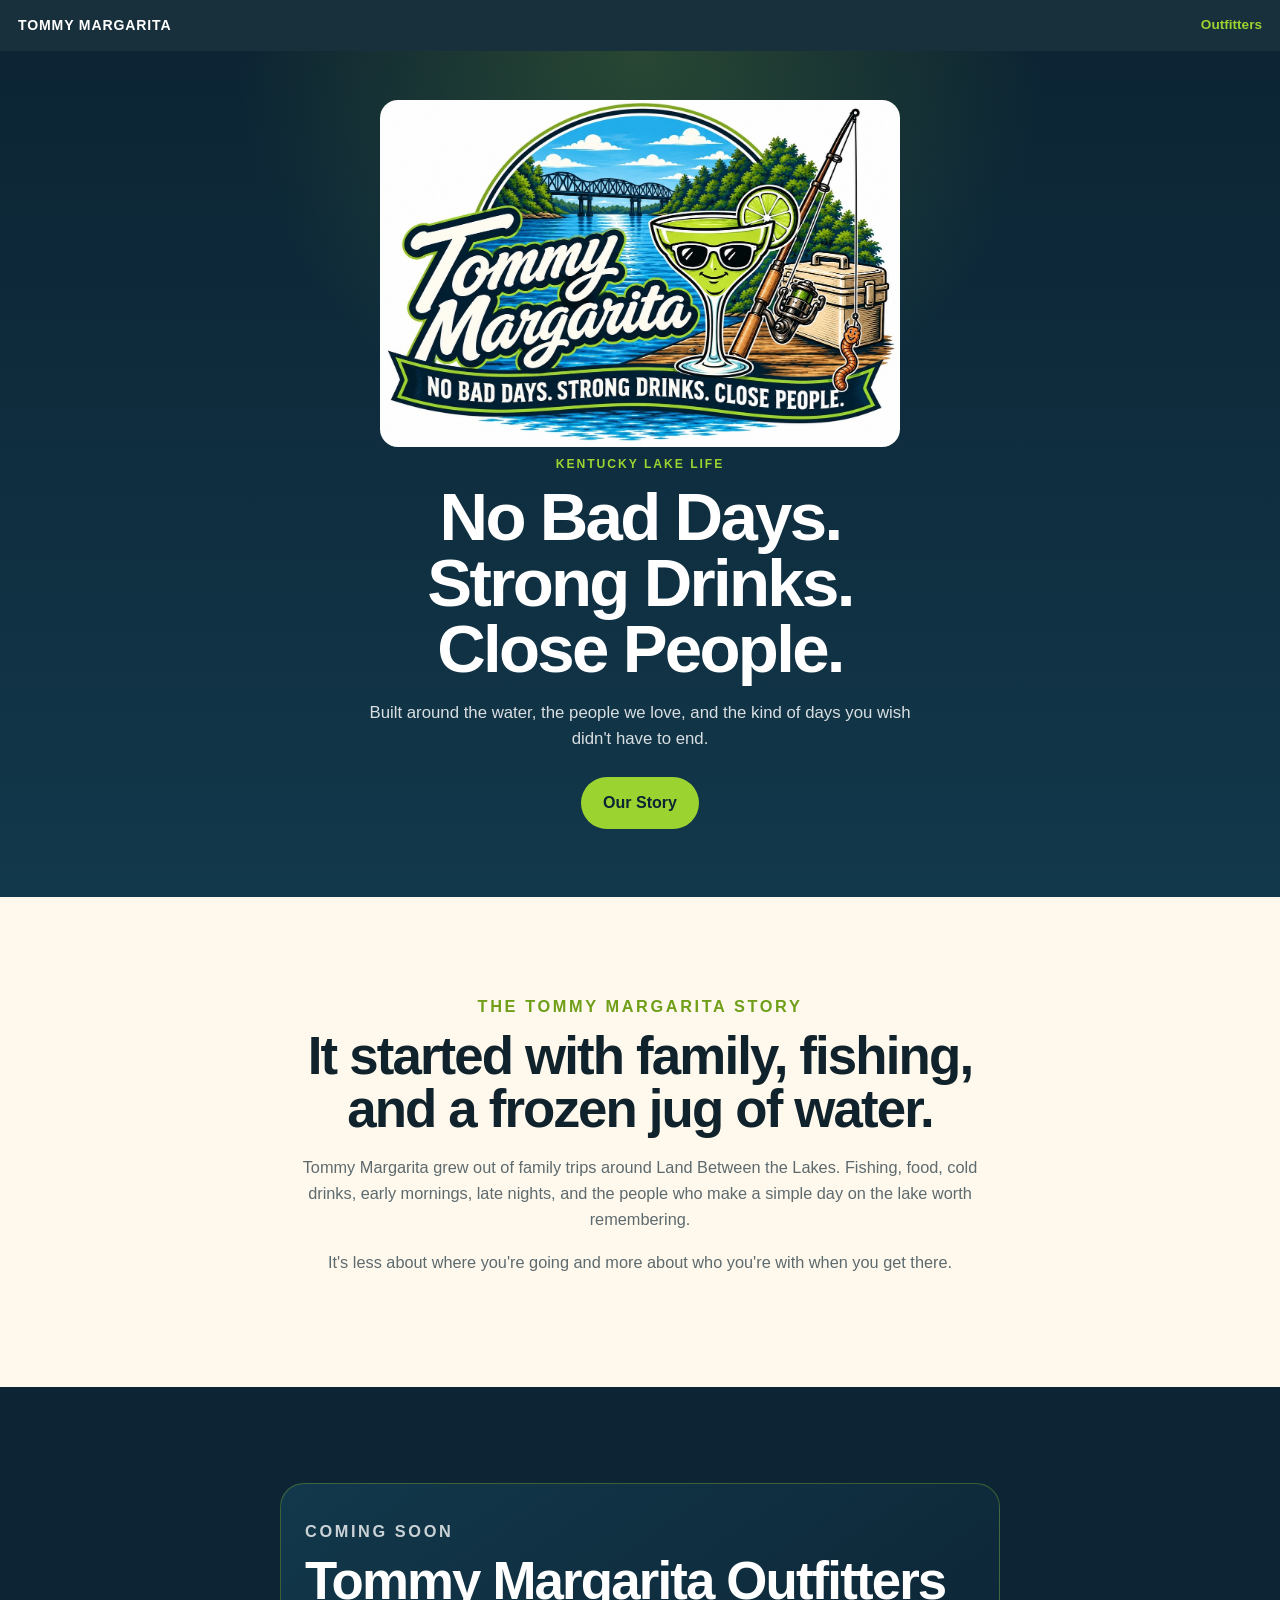
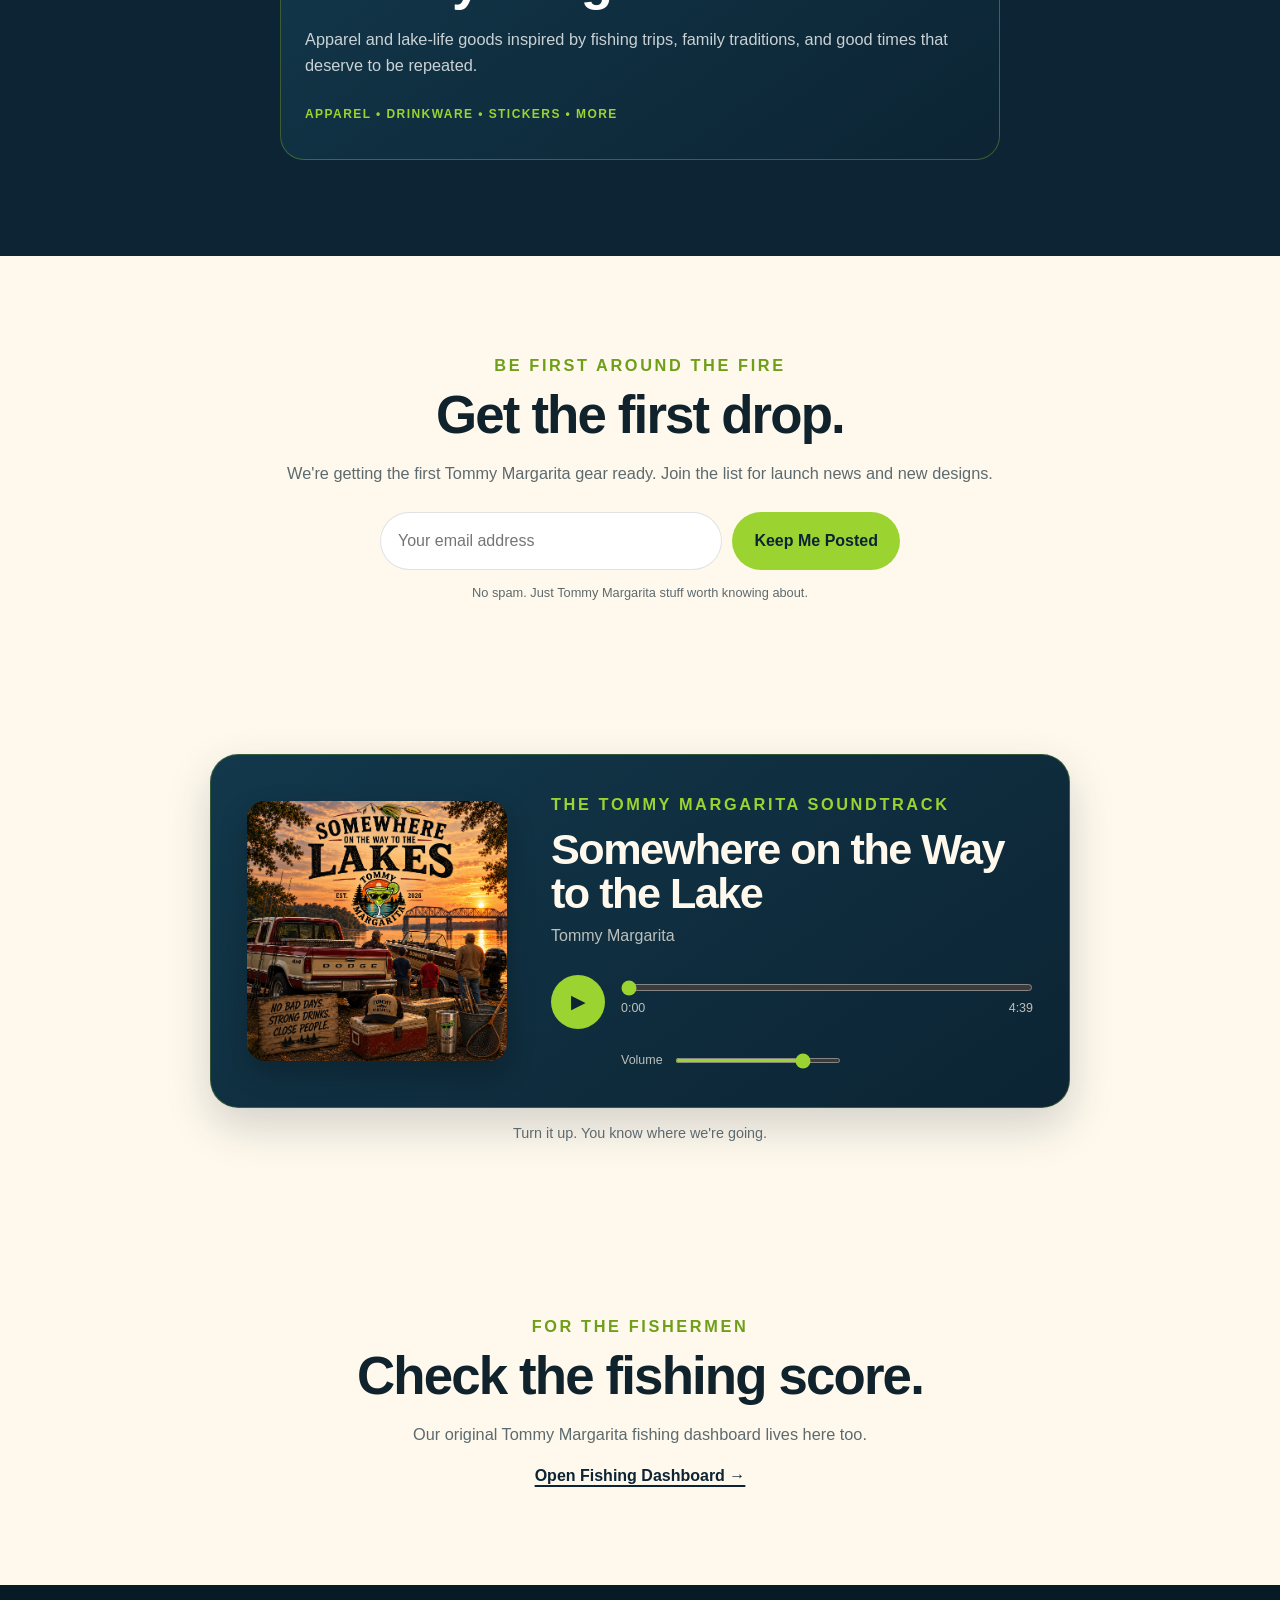
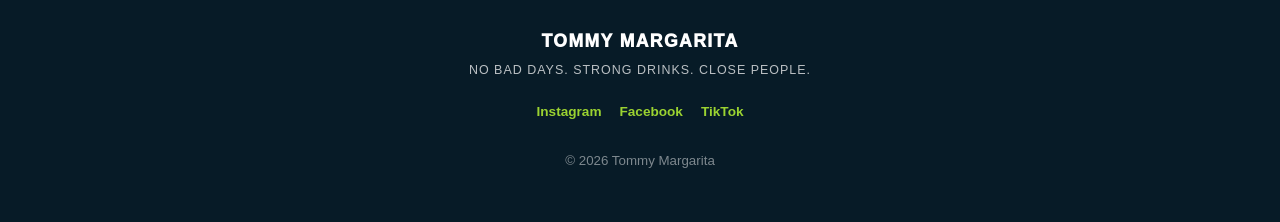
<file: index.html>
<!doctype html>
<html lang="en">
<head>
  <meta charset="utf-8">
  <meta name="viewport" content="width=device-width, initial-scale=1">
  <meta name="theme-color" content="#0c2433">
  <meta name="description" content="Tommy Margarita is a Kentucky lake-life brand built around fishing, good food, strong drinks, and close people.">
  <meta property="og:title" content="Tommy Margarita | No Bad Days. Strong Drinks. Close People.">
  <meta property="og:description" content="Lake days, fishing, good food, strong drinks, and the people who make the memories.">
  <meta property="og:type" content="website">
  <title>Tommy Margarita | No Bad Days. Strong Drinks. Close People.</title>
  <link rel="stylesheet" href="css/style.css">
</head>
<body>
  <header class="site-header">
    <a class="brand-mini" href="#top" aria-label="Tommy Margarita home">TOMMY MARGARITA</a>
    <a class="header-link" href="#outfitters">Outfitters</a>
  </header>

  <main id="top">
    <section class="hero">
      <div class="hero-art">
        <img src="images/tommy-margarita-logo.jpg" alt="Tommy Margarita logo showing a margarita, fishing gear, lake and bridge">
      </div>
      <p class="eyebrow">KENTUCKY LAKE LIFE</p>
      <h1>No Bad Days.<br>Strong Drinks.<br>Close People.</h1>
      <p class="hero-copy">Built around the water, the people we love, and the kind of days you wish didn't have to end.</p>
      <a class="button" href="#story">Our Story</a>
    </section>

    <section class="section story" id="story">
      <p class="eyebrow">THE TOMMY MARGARITA STORY</p>
      <h2>It started with family, fishing, and a frozen jug of water.</h2>
      <p>Tommy Margarita grew out of family trips around Land Between the Lakes. Fishing, food, cold drinks, early mornings, late nights, and the people who make a simple day on the lake worth remembering.</p>
      <p>It's less about where you're going and more about who you're with when you get there.</p>
    </section>

    <section class="section feature" id="outfitters">
      <div class="feature-card">
        <p class="eyebrow">COMING SOON</p>
        <h2>Tommy Margarita Outfitters</h2>
        <p>Apparel and lake-life goods inspired by fishing trips, family traditions, and good times that deserve to be repeated.</p>
        <span class="coming">APPAREL • DRINKWARE • STICKERS • MORE</span>
      </div>
    </section>

    <section class="section signup">
      <p class="eyebrow">BE FIRST AROUND THE FIRE</p>
      <h2>Get the first drop.</h2>
      <p>We're getting the first Tommy Margarita gear ready. Join the list for launch news and new designs.</p>

      <!-- Replace the action URL with your form provider once created. -->
      <form action="https://formspree.io/f/xaeydeva" method="POST">
        <label class="sr-only" for="email">Email address</label>
        <input id="email" name="email" type="email" placeholder="Your email address" required>
        <button class="button" type="submit">Keep Me Posted</button>
      </form>
      <p class="form-note">No spam. Just Tommy Margarita stuff worth knowing about.</p>
    </section>

    <section class="section music" aria-labelledby="music-title">
      <div class="music-card">
        <img class="music-art" src="images/somewhere-on-the-way-to-the-lake%20album%20art.jpg" alt="Somewhere on the Way to the Lake album artwork" loading="lazy">
        <div class="music-details">
          <p class="eyebrow">THE TOMMY MARGARITA SOUNDTRACK</p>
          <h2 id="music-title">Somewhere on the Way to the Lake</h2>
          <p class="music-artist">Tommy Margarita</p>
          <audio id="music-audio" preload="metadata">
            <source src="somewhere-on-the-way-to-the-lake.mp3" type="audio/mpeg">
            Your browser does not support audio playback.
          </audio>
          <div class="music-controls">
            <button class="play-button" id="play-button" type="button" aria-label="Play Somewhere on the Way to the Lake" aria-pressed="false">
              <span id="play-icon" aria-hidden="true">▶</span>
            </button>
            <div class="track-controls">
              <label class="sr-only" for="track-progress">Song progress</label>
              <input class="track-progress" id="track-progress" type="range" min="0" max="100" value="0" step="0.1" aria-valuetext="0:00">
              <div class="time-row">
                <span id="current-time">0:00</span>
                <span id="total-time">0:00</span>
              </div>
            </div>
          </div>
          <div class="volume-row">
            <label for="volume-control">Volume</label>
            <input class="volume-control" id="volume-control" type="range" min="0" max="1" value="0.8" step="0.01">
          </div>
        </div>
      </div>
      <p class="music-caption">Turn it up. You know where we're going.</p>
    </section>

    <section class="section fishing">
      <p class="eyebrow">FOR THE FISHERMEN</p>
      <h2>Check the fishing score.</h2>
      <p>Our original Tommy Margarita fishing dashboard lives here too.</p>
      <a class="text-link" href="fishing.html">Open Fishing Dashboard →</a>
    </section>
  </main>

  <footer>
    <div class="footer-brand">TOMMY MARGARITA</div>
    <p>NO BAD DAYS. STRONG DRINKS. CLOSE PEOPLE.</p>
    <div class="socials">
      <a href="#" aria-label="Instagram">Instagram</a>
      <a href="#" aria-label="Facebook">Facebook</a>
      <a href="#" aria-label="TikTok">TikTok</a>
    </div>
    <small>© <span id="year"></span> Tommy Margarita</small>
  </footer>

  <script src="js/app.js"></script>
</body>
</html>
</file>
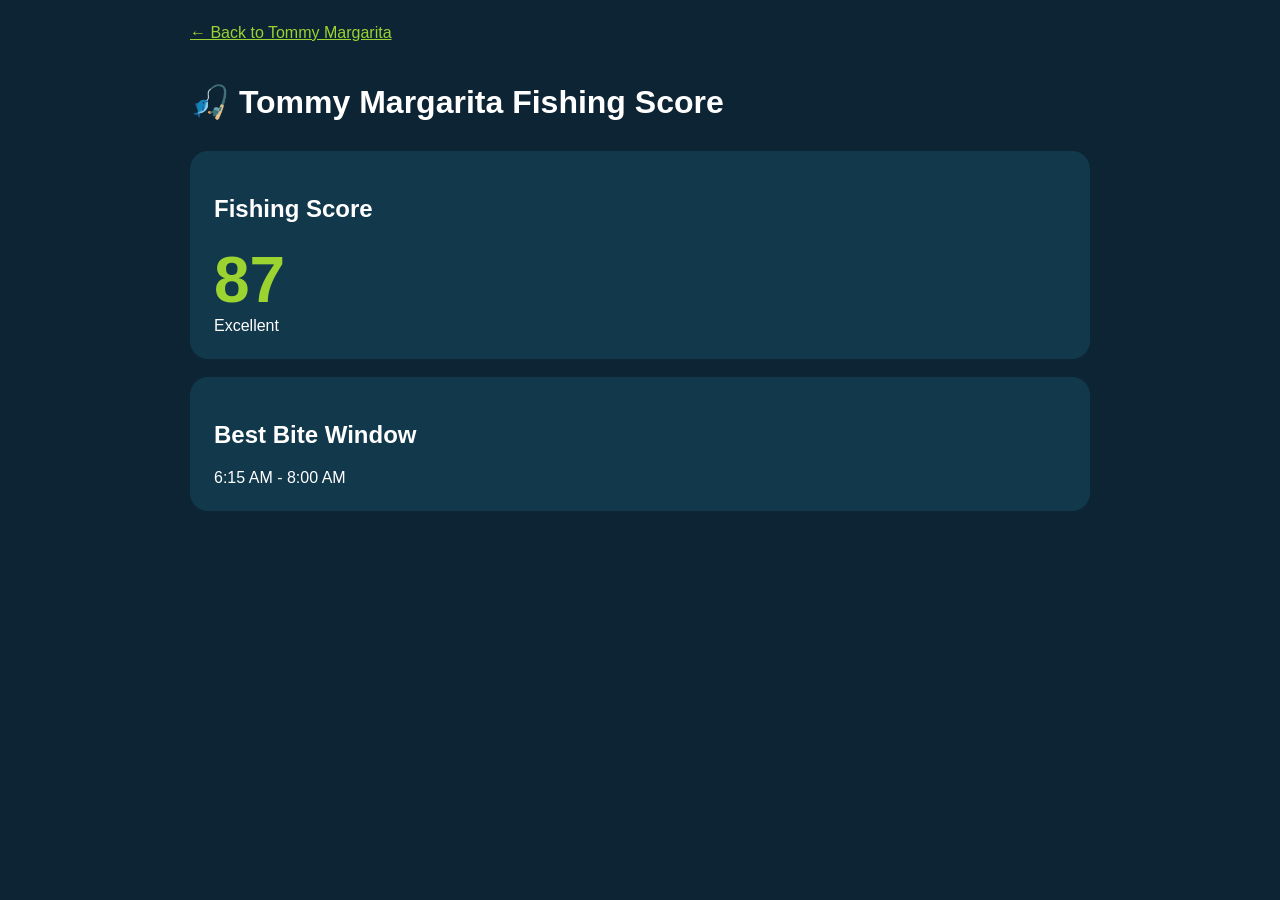
<file: fishing.html>
<!doctype html>
<html lang="en">
<head>
  <meta charset="utf-8">
  <meta name="viewport" content="width=device-width,initial-scale=1">
  <title>Tommy Margarita Fishing Score</title>
  <style>
    body{margin:0;padding:24px;background:#0c2433;color:#fff;font-family:-apple-system,BlinkMacSystemFont,"Segoe UI",sans-serif}
    a{color:#9bd331} header{max-width:900px;margin:auto} main{max-width:900px;margin:30px auto;display:grid;gap:18px}
    .card{padding:24px;border-radius:18px;background:#12384b}.score{font-size:64px;font-weight:900;color:#9bd331}
    img{max-width:100%;border-radius:12px} .back{display:inline-block;margin-bottom:20px}
  </style>
</head>
<body>
  <header>
    <a class="back" href="index.html">← Back to Tommy Margarita</a>
    <h1>🎣 Tommy Margarita Fishing Score</h1>
  </header>
  <main>
    <section class="card"><h2>Fishing Score</h2><div class="score">87</div><div>Excellent</div></section>
    <section class="card"><h2>Best Bite Window</h2><div>6:15 AM - 8:00 AM</div></section>
  </main>
</body>
</html>
</file>
<file: css/style.css>
:root {
  --navy: #0c2433;
  --navy-2: #12384b;
  --lime: #9bd331;
  --lime-dark: #6f9f19;
  --coral: #e96848;
  --cream: #fff9ed;
  --white: #ffffff;
  --text: #10222b;
  --muted: #5d6a6e;
  --line: rgba(16, 34, 43, .13);
}

* { box-sizing: border-box; }

html { scroll-behavior: smooth; }

body {
  margin: 0;
  background: var(--cream);
  color: var(--text);
  font-family: -apple-system, BlinkMacSystemFont, "Segoe UI", sans-serif;
  line-height: 1.6;
}

.site-header {
  position: sticky;
  top: 0;
  z-index: 20;
  display: flex;
  justify-content: space-between;
  align-items: center;
  padding: 14px 18px;
  background: rgba(12,36,51,.95);
  color: var(--white);
  backdrop-filter: blur(10px);
}

.brand-mini {
  color: var(--white);
  text-decoration: none;
  font-weight: 900;
  letter-spacing: .06em;
  font-size: .88rem;
}

.header-link {
  color: var(--lime);
  text-decoration: none;
  font-weight: 800;
  font-size: .85rem;
}

.hero {
  min-height: calc(100svh - 54px);
  padding: 30px 20px 48px;
  background:
    radial-gradient(circle at 50% 0%, rgba(155,211,49,.20), transparent 38%),
    linear-gradient(180deg, var(--navy) 0%, var(--navy-2) 100%);
  color: var(--white);
  text-align: center;
  display: flex;
  flex-direction: column;
  justify-content: center;
  align-items: center;
}

.hero-art {
  width: min(100%, 520px);
  margin-bottom: 8px;
}

.hero-art img {
  display: block;
  width: 100%;
  height: auto;
  border-radius: 18px;
}

.eyebrow {
  margin: 0 0 10px;
  color: var(--lime);
  font-size: .76rem;
  font-weight: 900;
  letter-spacing: .16em;
}

.hero h1 {
  margin: 0;
  font-size: clamp(2.1rem, 10vw, 4.2rem);
  line-height: .98;
  letter-spacing: -.04em;
}

.hero-copy {
  max-width: 560px;
  margin: 18px auto 24px;
  color: rgba(255,255,255,.84);
  font-size: 1.05rem;
}

.button {
  display: inline-block;
  border: 0;
  border-radius: 999px;
  padding: 13px 22px;
  background: var(--lime);
  color: var(--navy);
  font: inherit;
  font-weight: 900;
  text-decoration: none;
  cursor: pointer;
}

.section {
  padding: 72px 20px;
  max-width: 760px;
  margin: 0 auto;
}

.section h2 {
  margin: 0 0 18px;
  font-size: clamp(2rem, 8vw, 3.3rem);
  line-height: 1.02;
  letter-spacing: -.035em;
}

.section p {
  color: var(--muted);
  font-size: 1.02rem;
}

.story {
  text-align: center;
}

.story .eyebrow,
.signup .eyebrow,
.fishing .eyebrow {
  color: var(--lime-dark);
}

.feature {
  max-width: none;
  padding: 28px 20px 72px;
  background: var(--navy);
}

.feature-card {
  max-width: 720px;
  margin: 0 auto;
  padding: 34px 24px;
  border: 1px solid rgba(155,211,49,.32);
  border-radius: 24px;
  background: linear-gradient(145deg, #12384b, #0c2433);
  color: var(--white);
}

.feature-card h2 {
  color: var(--white);
}

.feature-card p {
  color: rgba(255,255,255,.78);
}

.coming {
  display: inline-block;
  margin-top: 10px;
  color: var(--lime);
  font-size: .75rem;
  font-weight: 900;
  letter-spacing: .12em;
}

.signup {
  text-align: center;
}

.signup form {
  display: flex;
  flex-direction: column;
  gap: 10px;
  margin: 26px auto 10px;
  max-width: 520px;
}

.signup input {
  width: 100%;
  padding: 15px 17px;
  border: 1px solid var(--line);
  border-radius: 999px;
  background: var(--white);
  color: var(--text);
  font: inherit;
  outline: none;
}

.signup input:focus {
  border-color: var(--lime-dark);
  box-shadow: 0 0 0 3px rgba(155,211,49,.22);
}

.form-note {
  font-size: .8rem !important;
}

.fishing {
  padding-top: 20px;
  text-align: center;
}

.text-link {
  color: var(--navy);
  font-weight: 900;
  text-decoration-thickness: 2px;
  text-underline-offset: 4px;
}

footer {
  padding: 42px 20px 50px;
  background: #071b27;
  color: var(--white);
  text-align: center;
}

.footer-brand {
  font-weight: 950;
  letter-spacing: .08em;
  font-size: 1.1rem;
}

footer p {
  margin: 6px 0 20px;
  color: rgba(255,255,255,.72);
  font-size: .78rem;
  letter-spacing: .08em;
}

.socials {
  display: flex;
  justify-content: center;
  gap: 18px;
  margin-bottom: 24px;
}

.socials a {
  color: var(--lime);
  text-decoration: none;
  font-weight: 800;
  font-size: .85rem;
}

footer small {
  color: rgba(255,255,255,.48);
}

.sr-only {
  position: absolute;
  width: 1px;
  height: 1px;
  padding: 0;
  margin: -1px;
  overflow: hidden;
  clip: rect(0,0,0,0);
  white-space: nowrap;
  border: 0;
}

@media (min-width: 700px) {
  .hero {
    padding-left: 40px;
    padding-right: 40px;
  }

  .section {
    padding-top: 96px;
    padding-bottom: 96px;
  }

  .signup form {
    flex-direction: row;
  }

  .signup input {
    flex: 1;
  }

  .signup .button {
    white-space: nowrap;
  }
}


/* Branded soundtrack player */
.music {
  max-width: 900px;
  padding-top: 42px;
  padding-bottom: 72px;
}

.music-card {
  display: grid;
  grid-template-columns: minmax(0, 260px) minmax(0, 1fr);
  gap: clamp(24px, 5vw, 44px);
  align-items: center;
  padding: clamp(20px, 4vw, 36px);
  border: 1px solid rgba(155, 211, 49, .28);
  border-radius: 28px;
  background: linear-gradient(145deg, var(--navy-2), var(--navy));
  color: var(--cream);
  box-shadow: 0 18px 45px rgba(12, 36, 51, .18);
}

.music-art {
  display: block;
  width: 100%;
  aspect-ratio: 1;
  object-fit: cover;
  border-radius: 18px;
  box-shadow: 0 12px 28px rgba(0, 0, 0, .24);
}

.music-details {
  min-width: 0;
}

.music-details .eyebrow {
  color: var(--lime);
}

.music-details h2 {
  margin-bottom: 8px;
  color: var(--cream);
  font-size: clamp(1.8rem, 4vw, 2.7rem);
}

.music-details .music-artist {
  margin: 0 0 26px;
  color: rgba(255, 249, 237, .72);
  font-size: 1rem;
}

.music-controls {
  display: flex;
  align-items: center;
  gap: 16px;
}

.play-button {
  display: grid;
  flex: 0 0 54px;
  width: 54px;
  height: 54px;
  place-items: center;
  border: 0;
  border-radius: 50%;
  background: var(--lime);
  color: var(--navy);
  font-size: 1.2rem;
  cursor: pointer;
  transition: transform .18s ease, background-color .18s ease;
}

.play-button:hover {
  transform: scale(1.06);
  background: #b0e64b;
}

.play-button:focus-visible,
.music input:focus-visible {
  outline: 3px solid var(--cream);
  outline-offset: 4px;
}

.track-controls {
  min-width: 0;
  flex: 1;
}

.music input[type="range"] {
  display: block;
  width: 100%;
  margin: 0;
  accent-color: var(--lime);
  cursor: pointer;
}

.track-progress {
  height: 7px;
}

.time-row {
  display: flex;
  justify-content: space-between;
  margin-top: 8px;
  color: rgba(255, 249, 237, .72);
  font-size: .78rem;
  font-variant-numeric: tabular-nums;
}

.volume-row {
  display: flex;
  align-items: center;
  gap: 12px;
  width: min(220px, 100%);
  margin: 22px 0 0 70px;
  color: rgba(255, 249, 237, .72);
  font-size: .78rem;
}

.volume-row label {
  flex: 0 0 auto;
}

.volume-control {
  height: 5px;
}

.music-caption {
  margin: 14px 0 0 !important;
  text-align: center;
  font-size: .9rem !important;
}

@media (max-width: 620px) {
  .music {
    padding: 52px 18px;
  }

  .music-card {
    grid-template-columns: 1fr;
    gap: 24px;
    border-radius: 22px;
  }

  .music-art {
    width: min(100%, 300px);
    margin: 0 auto;
  }

  .music-details .eyebrow {
    font-size: .68rem;
  }

  .music-details h2 {
    font-size: 2rem;
  }

  .volume-row {
    margin-left: 70px;
  }
}

@media (prefers-reduced-motion: reduce) {
  .play-button {
    transition: none;
  }
}
</file>
